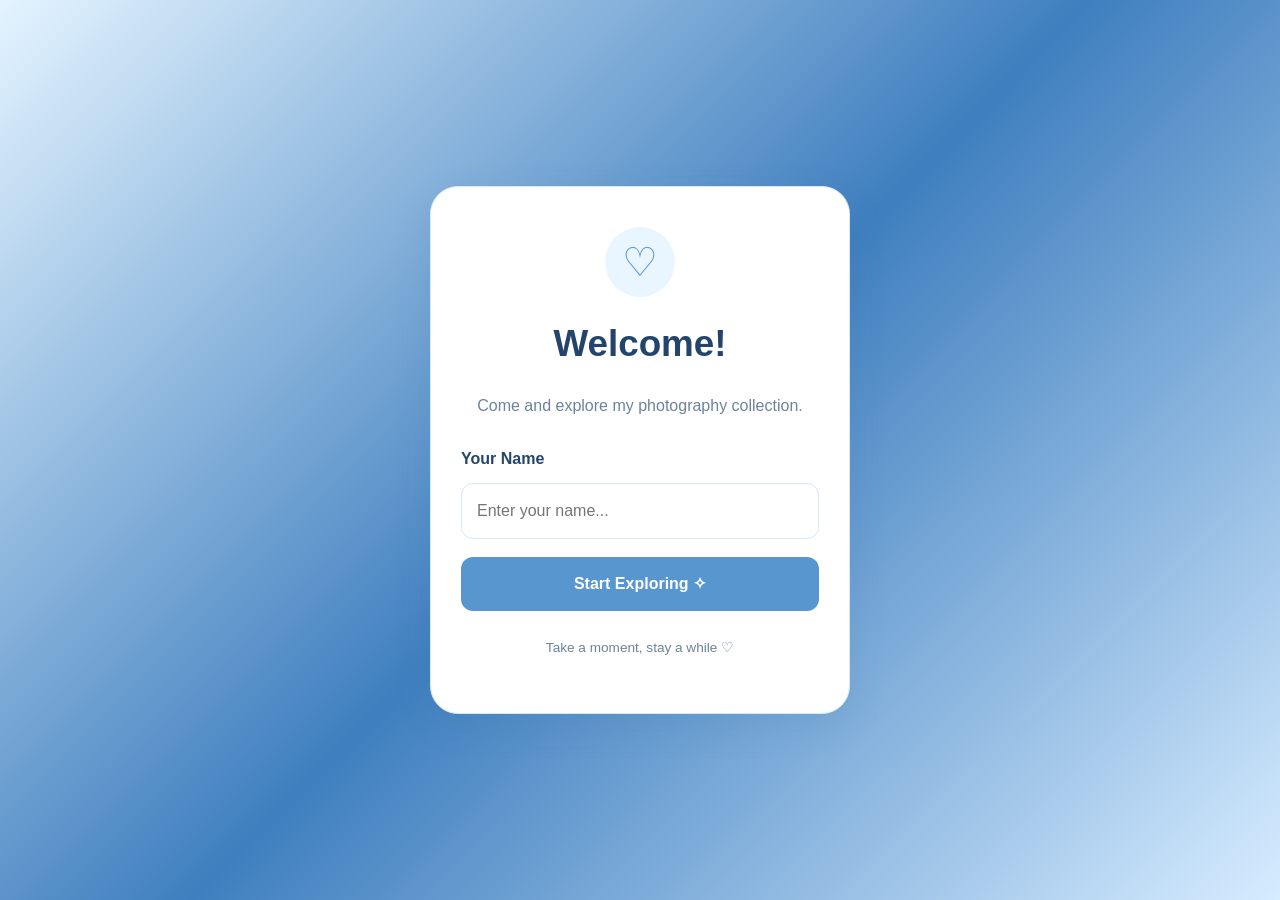
<file: index.html>
<!DOCTYPE html>
<html lang="en">
<head>
  <meta charset="UTF-8">
  <meta name="viewport" content="width=device-width, initial-scale=1.0">
  <title>Welcome</title>
  <meta http-equiv="refresh" content="0;url=login.html">
</head>
<body>
  <p>Opening your welcome page...</p>
  <a href="login.html">Click here to continue</a>
</body>
</html>
</file>
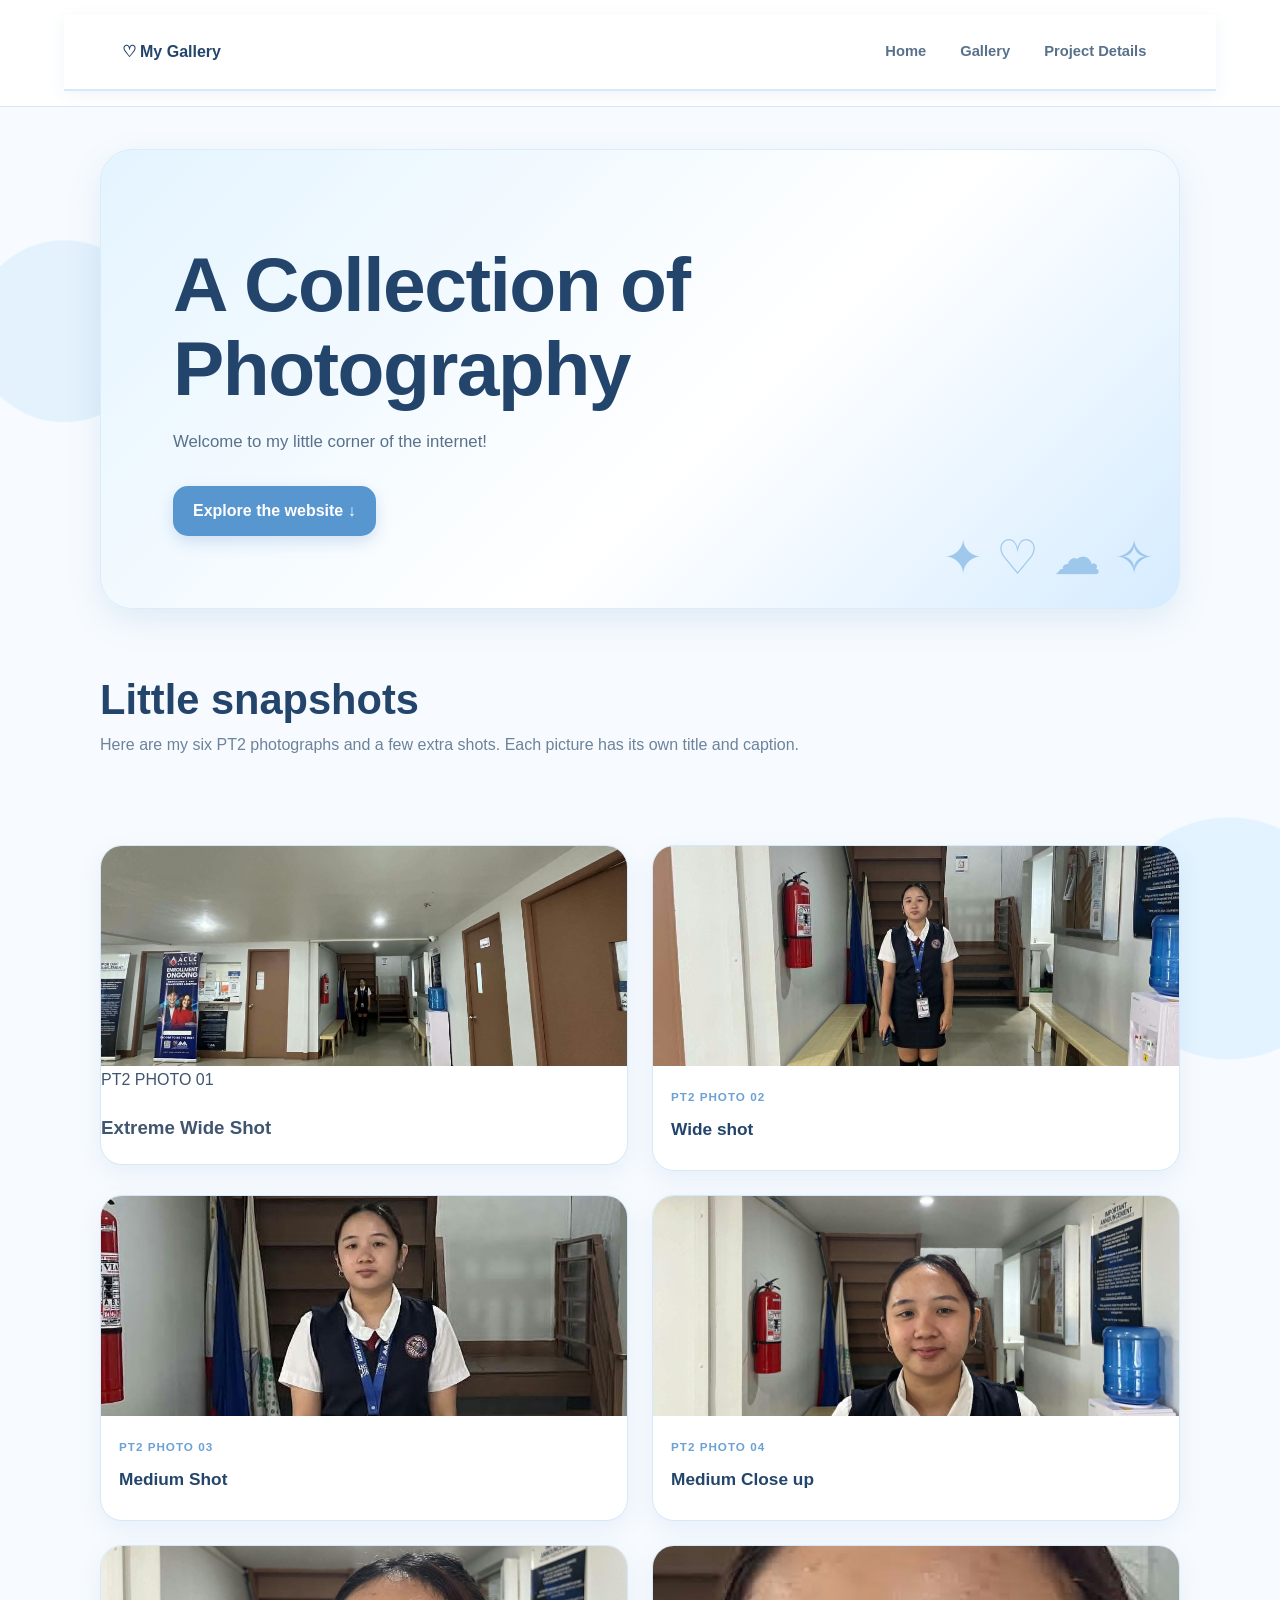
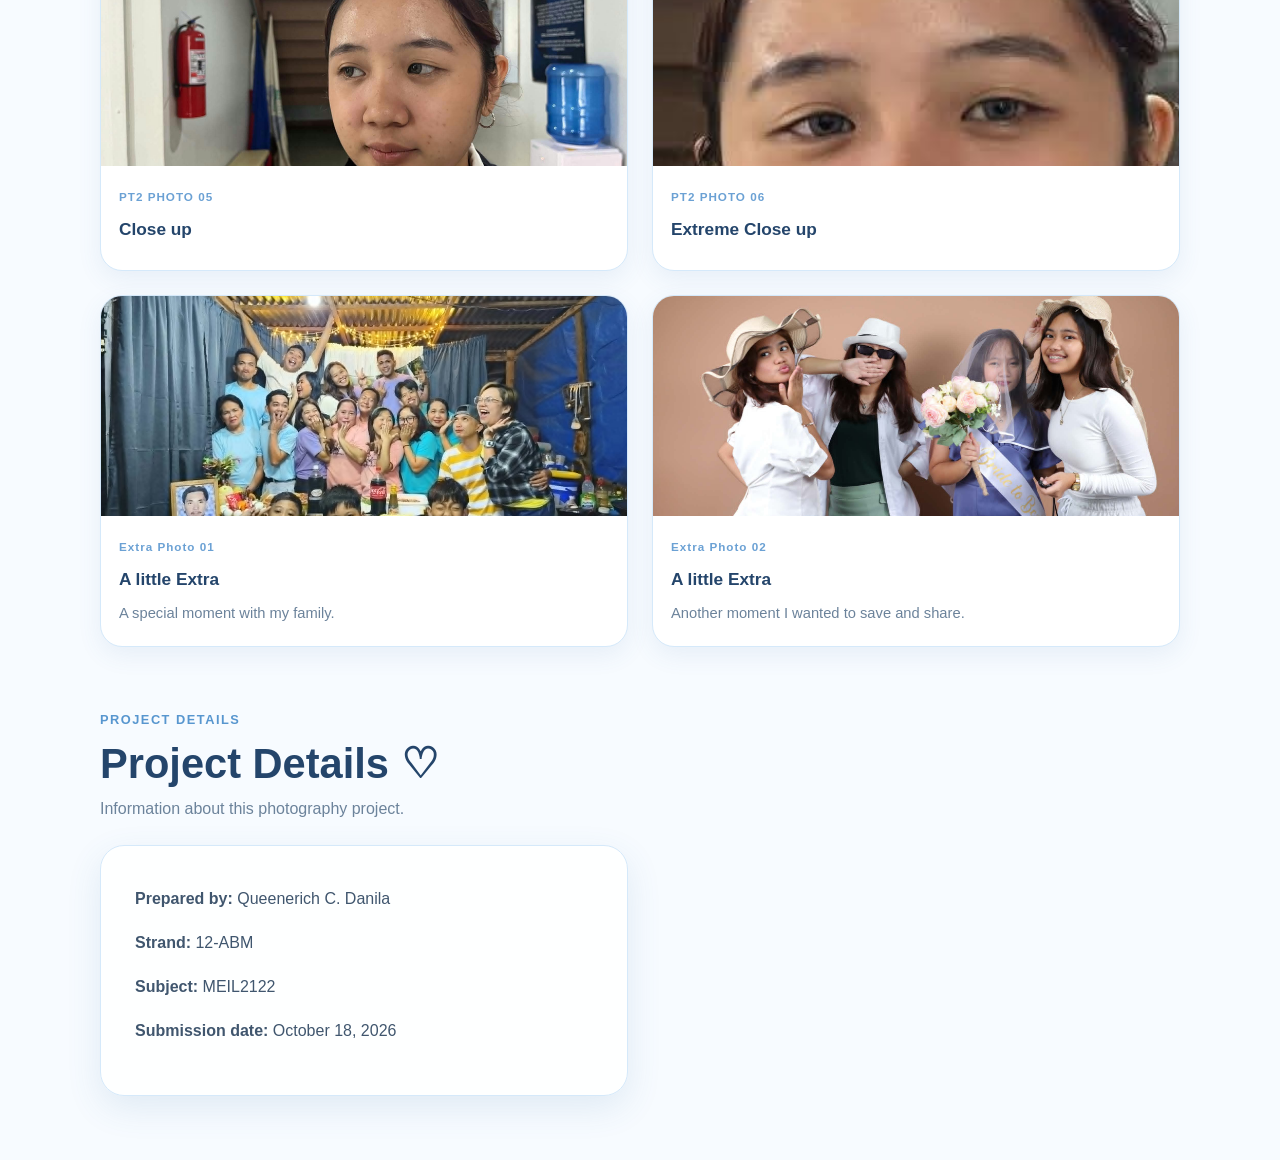
<file: home.html>
<!DOCTYPE html>
<html lang="en">
<head>
    <title>Photography</title>
    <link rel="stylesheet" href="style.css">
</head>
<body>
        <header class="site-header">
        <nav class="navbar">

<a href="#home" style="color: #24456b; text-decoration: none; font-weight: 900;">♡ My Gallery</a>
            <div class="nav-links">
                <a href="#home">Home</a>
                <a href="#gallery">Gallery</a>
                <a href="#about">Project Details</a>
            </div>
        </nav>
    </header>        
    
    <main>

        <section class="hero" id="home">
            
            <h1>A Collection of Photography</h1>
            <p>
                Welcome to my little corner of the internet!
            </p>

            <a class="button" href="#gallery">Explore the website ↓</a>
            <div class="sparkles" aria-hidden="true">✦ ♡ ☁ ✧               
            </div>

        </section>

        <section id="gallery" class="content-section">
            <div class="section-heading">
                <h2>Little snapshots</h2>
                <p>
                    Here are my six PT2 photographs and a few extra shots.
                    Each picture has its own title and caption.
                </p>
            </div>
        </section>

        <div class="gallery">
            <article class="photo-card">
                <a href="Images/1.png" target='_self'>
                <img src="Images/1.png" alt="PT2 photograph 1"></a>
                <div class="capttion">
                    <span>PT2 PHOTO 01</span>
                    <h3>Extreme Wide Shot</h3>
                </div>
            </article>

            <article class="photo-card">
               <a href="Images/2.png" target="_self">
                <img src="Images/2.png" alt="PT2 photograph 2"></a>
                <div class="caption">
                    <span>PT2 PHOTO 02</span>
                    <h3>Wide shot</h3>
                </div>
            </article>

            <article class="photo-card">
                <a href="Images/3.png" target="_self">
                <img src="Images/3.png" alt="PT2 photograph 3"></a>
                <div class="caption">
                    <span>PT2 PHOTO 03</span>
                    <h3>Medium Shot</h3>
                </div>
            </article>

            <article class="photo-card">
                <a href="Images/4.png" target="_self">
                <img src="Images/4.png" alt="PT2 photograph 4"></a>
                <div class="caption">
                    <span>PT2 PHOTO 04</span>
                    <h3>Medium Close up</h3>
                </div>
            </article>

            <article class="photo-card">
                <a href="Images/5.png" target="_self">
                <img src="Images/5.png" alt="PT2 photograph 5"></a>
                <div class="caption">
                    <span>PT2 PHOTO 05</span>
                    <h3>Close up</h3>
                </div>
            </article>

            <article class="photo-card">
                <a href="Images/6.png" target="_self">
                <img src="Images/6.png" alt="PT2 photograph 6"></a>
                <div class="caption">
                    <span>PT2 PHOTO 06</span>
                    <h3>Extreme Close up</h3>
                </div>
            </article>

            <article class="photo-card">
                <a href="Images/7.png" target="_self">
                   <img src="Images/7.png" alt="Additional photograph 1"></a>
                <div class="caption">
                    <span>Extra Photo 01</span>
                    <h3>A little Extra</h3>
                    <p>A special moment with my family.</p>
                </div>
            </article>

            <article class="photo-card">
                <a href="Images/8.png" target="_self">
                <img src="Images/8.png" alt="Additional photograph 2"></a>
                <div class="caption">
                    <span>Extra Photo 02</span>
                    <h3>A little Extra</h3>
                    <p>Another moment I wanted to save and share.</p>
                </div>
            </article>
            </section>
        
            <section id="about" class="content-section">
                <div class="section-heading">
                    <span class="eyebrow">PROJECT DETAILS</span>
                    <h2>Project Details ♡</h2>
                    <p>Information about this photography project.</p>
                </div>

                <div class="info-card">
                    <p><strong>Prepared by:</strong> Queenerich C. Danila</p>
                    <p><strong>Strand:</strong> 12-ABM</p>
                    <p><strong>Subject:</strong> MEIL2122</p>
                    <p><strong>Submission date:</strong> October 18, 2026</p>
                </div>

            </section>

    </main>


</body>
</html>
</file>
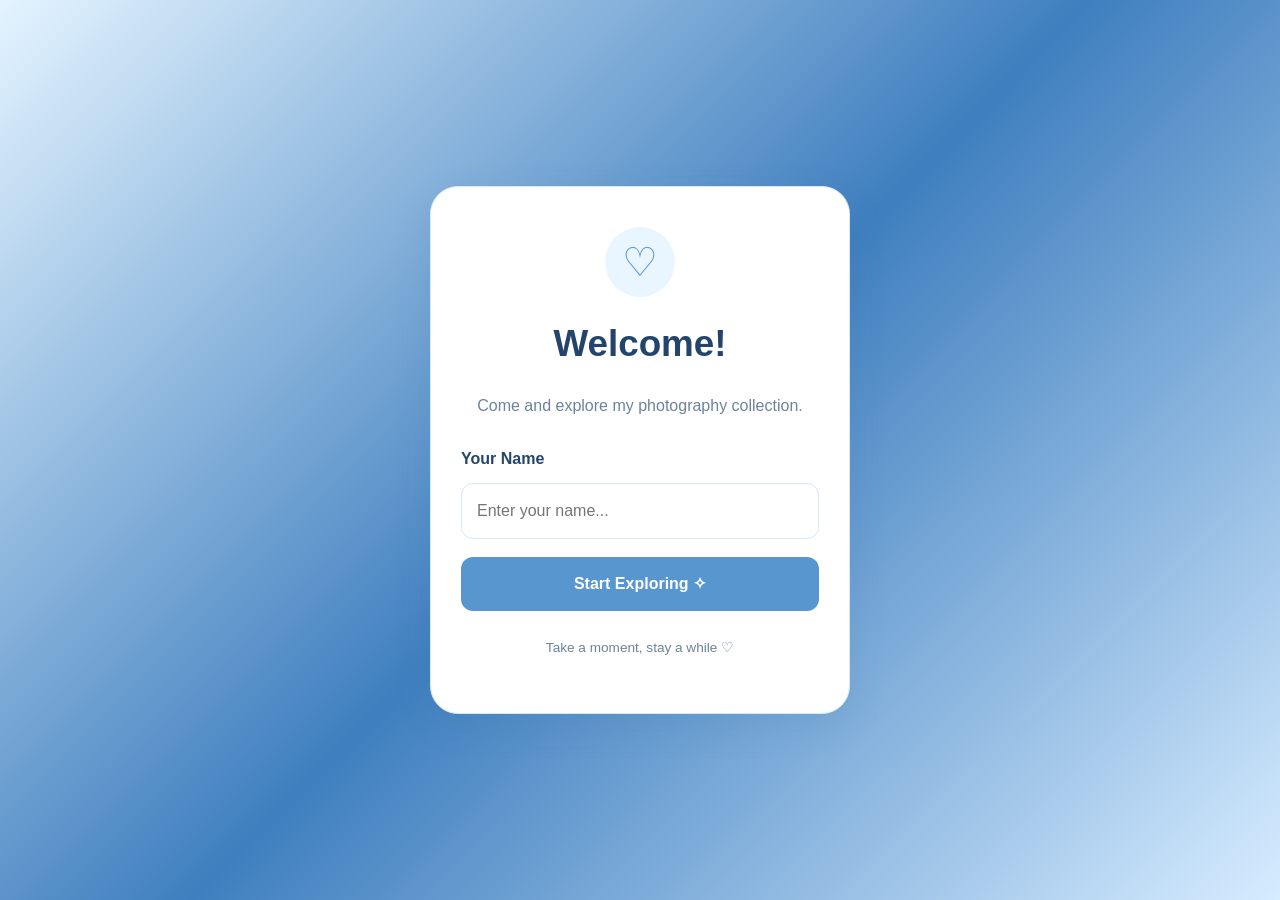
<file: login.html>
<!DOCTYPE html>
<html>
    <head>
        <title>Welcome ♡</title>
        <link rel="stylesheet" href="style.css">
    </head>

    <body class="login-page">
        <div class="login-card">
            <div class="login-icon">♡</div>
            
            <h1>Welcome!</h1>
            <p>Come and explore my photography collection.</p>

            <form action="home.html" method="get">
                <label for="visitors">Your Name</label>
                <input 
                type="text"
                id="visitor"
                name="visitor"
                placeholder="Enter your name..."
                required>

                <button type="submit" class="login-button">
                    Start Exploring ✧
                </button>
             </form>

             <p class="login-note">Take a moment, stay a while ♡</p>
        </div>
    </body>

</html>
</file>
<file: style.css>
:root {
    --navy: #24456b;
    --blue: #5796cf;
    --sky: #b9e0fb;
    --pale: #eaf6ff;
    --ice: #f7fbff;
    --text: #40566e;
    --muted: #6c839b;
    --line: #d5e9fa;
    --shadow: 0 12px 35px rgba(61, 112, 163, .12);
}

* {
    box-sizing: border-box;
    scroll-behavior: smooth;

}

body {
    margin: 0;
    font-family: 'Nunito', 'Trebuchet MS', sans-serif;
    color: var(--text);
    background:
    radial-gradient(circle at 5% 12%, rgba(169,214,245,.25) 0 90px, transparent 92px),
    radial-gradient(circle at 96% 34%, rgba(206,235,255,.5) 0 120px, transparent 122px),
    var(--ice);
    line-height: 1.75;
}
.site-header {
    position: sticky;
    top: 0;
    z-index: 5;
    display: flex;
    justify-content: space-between;
    align-items: center;
    flex-wrap: wrap;
    gap: 14px;
    padding: 15px clamp(18px, 5vw, 70px);
    background: rgba(255,255,255,.92);
    backdrop-filter: blur(12px);
    border-bottom: 1px solid var(--line);
}

.logo {
    text-decoration: none;
    color: var(--navy);
    font-weight: 900;
    font-size: 1.08rem;
}

.logo span {
    color: var(--blue);
}

nav {
    display: flex;
    gap: 18px;
    flex-wrap: wrap;
}

nav a:hover {
    color: var(--blue);
}

main {
    width: min(1080px, 90%);
    margin: auto;
}

.hero {
    margin: 42px auto 26px;
    padding: clamp(32px, 6vw, 72px);
    position: relative;
    overflow: hidden;
    border: 1px solid #d9edfc;
    border-radius: 32px;
    background: linear-gradient(135deg, #e4f4ff, #fff 58%, #d6ecff);
    box-shadow: var(--shadow);
}

.pill {
    display: inline-block;
    padding: 5px 13px;
    border: 1px solid #c4e3fa;
    border-radius: 999px;
    background: #ffffffcc;
    color: #467eaf;
    font-size: .8rem;
    font-weight: 900;
    letter-spacing: 1px;
}

.hero h1 {
    color: var(--navy);
    font-size: clamp(2.4rem, 7vw, 4.8rem);
    line-height: 1.1;
    letter-spacing: -1.5px;
    margin: 20px 0 14px;
}

.hero h1 span {
    color: var(--blue);
}

.hero p {
    max-width: 650px;
    color: #58718b;
    font-size: 1.05rem;
}
.button {
    display: inline-block;
    margin-top: 12px;
    padding: 11px 20px;
    border-radius: 15px;
    background: var(--blue);
    color: white;
    font-weight: 900;
    text-decoration: none;
    box-shadow: 0 6px 16px #4e86c638;
    transition: .2s;
}

.button:hover {
    transform: translateY(-2px);
    background: var(--navy);
}

.sparkles {
    position: absolute;
    right: 25px;
    bottom: 8px;
    color: #82b6e4;
    font-size: clamp(1.5rem, 5vw, 3rem);
    opacity: .7;
}

.content-section {
    padding: 34px 0;
    scroll-margin-top: 90px;
}

.section-heading {
    margin-bottom: 22px;
}

.eyebrow {
    color: var(--blue);
    font-size: .8rem;
    font-weight: 900;
    letter-spacing: 1.5px;
}

h2 { 
    margin: 5px 0;
    color: var(--navy);
    font-size: clamp(1.8rem, 4vw, 2.6rem);
    line-height: 1.25;
}

.section-heading p {
    margin: 0;
    color: var(--muted);
}

.info-card {
    padding: clamp(22px, 4vw, 34px);
    border: 1px solid var(--line);
    border-radius: 24px;
    background: #ffffffed;
    box-shadow: var(--shadow);
}

.info-card h3 {
    color: var(--navy);
    margin-bottom: 3px;
}

.info-card p {
    margin-top: 5px;
}

.gallery {
    display: grid;
    grid-template-columns: repeat(3, minmax(0, 1fr));
}

.photo-card {
    overflow: hidden;
    border: 1px solid var(--line);
    border-radius: 22px;
    background: white;
    box-shadow: 0 8px 25px rgba(61,112,163,.09);
    transition: transform .2s, box-shadow .2s;
}

.photo-card:hover {
    transform: translateY(-4px);
    box-shadow: var(--shadow);
}

.photo-card img {
    display: block;
    width: 100%;
    height: 150px;
    object-fit: cover;
    background: linear-gradient(135deg, #d8efff, #f4faff);
}

.caption {
    padding: 16px 18px 20px;
}

.caption span {
    color: #6ba1d4;
    font-size: .73rem;
    font-weight: 900;
    letter-spacing: 1px;
}

.caption h3 {
    margin: 4px 0 6px;
    color: var(--navy);
    font-size: 1.08rem;
}

.caption p {
    margin: 0;
    color: var(--muted);
    font-size: .92rem;
}

footer {
    margin-top: 35px;
    padding: 27px 5%;
    text-align: center;
    background: #e8f5ff;
    color: #6885a1;
    border-top: 1px solid var(--line);
}

footer span {
    color: #5c9bd0;
}

@media (max-width: 800px) {
    .gallery {
        grid-template-columns: repeat(2, minmax(0, 1fr));
    }

    .hero {
        margin-top: 25px;
    }
}

@media (max-width: 540px) {
    .site-header {
        align-items: flex-start;
        flex-direction: column;
    }

    nav {
        gap: 12px;
    }

    .gallery {
        grid-template-columns: 1fr;
    }

    .photo-card img {
        height: 235px;
    }

}

.login-page {
    min-height: 100vh;
    display: flex;
    justify-content: center;
    align-items: center;
    padding: 20px;
    background: linear-gradient(135deg, #e4f4ff, #3f7fbf, #d6ecff);
}

.login-card {
    width: 100%;
    max-width: 420px;
    padding: 40px 30px;
    text-align: center;
    background: white;
    border: 1px solid #d5e9fa;
    border-radius: 28px;
    box-shadow: 0 12px 35px rgba(61, 112, 163, 0.15);
}

.login-icon {
    width: 70px;
    height: 70px;
    display: flex;
    justify-content: center;
    align-items: center;
    margin: 0 auto 15px;
    border-radius: 50%;
    background: #eaf6ff;
    color: #5796cf;
    font-size: 2.5rem;
}

.login-card h1 {
    margin: 10px 0;
    color: #24456b;
    font-size: 2.3rem;
}

.login-card p {
    color: #6c839b;
}

.login-card form {

    display: flex;
    flex-direction: column;
    text-align: left;
    gap: 10px;
    margin-top: 25px;

}

.login-card label {
    color: #24456b;
    font-weight: 800;
}

.login-card input {
    width: 100%;
    padding: 13px 15px;
    border: 1px solid #d5e9fa;
    border-radius: 12px;
    font: inherit;
    outline: none;
}

.login-card input:focus {
    border-color: #5796cf22;
}

.login-button {
    margin-top: 8px;
    padding: 13px;
    border: none;
    border-radius: 12px;
    background: #5796cf;
    color: white;
    font: inherit;
    font-weight: 900;
    cursor: pointer;
    transition: 0.2s;
}

.login-button:hover {
    background: #24456b;
    transform: translateY(-2px);
}

.login-card .login-note {
    margin-top: 25px;
    font-size: 0.85rem;
}

body .navbar {
  width: 100%;
  box-sizing: border-box;
  position: sticky;
  top: 0;
  z-index: 1000;
  display: flex;
  justify-content: space-between;
  align-items: center;
  flex-wrap: wrap;
  gap: 15px;
  padding: 16px 5%;
  margin: 0;
  background: #ffffff;
  border-bottom: 2px solid #d5e9fa;
  box-shadow: 0 4px 15px rgba(61, 112, 163, 0.08);
}

body .navbar .nav-logo {
  color: #24456b;
  font-size: 1.15rem;
  font-weight: 900;
  text-decoration: none;
}

body .navbar .nav-links {
  display: flex;
  align-items: center;
  flex-wrap: wrap;
  gap: 10px;
}

body .navbar .nav-links a {
  color: #58718b;
  padding: 8px 12px;
  font-size: 0.92rem;
  font-weight: 800;
  text-decoration: none;
  border-radius: 20px;
}

body .navbar .nav-links a:hover {
  background: #eaf6ff;
  color: #5796cf;
}

html {
  scroll-behavior: smooth;
}

#home,
#story,
#gallery,
#about {
  scroll-margin-top: 100px;
}

@media (max-width: 600px) {
  body .navbar {
    flex-direction: column;
  }

  body .navbar .nav-links {
    justify-content: center;
    gap: 4px;
  }
}

a.nav-logo {
  color: #24456b !important;
  text-decoration: none !important;
  font-weight: 900;
}


.gallery,
.gallery-grid {
    display: grid;
    grid-template-columns: repeat(2, minmax(0, 1fr));
    gap: 24px;
    width: 100%;
    max-width: 1100px;
    margin: 30px auto;
    align-items: start;
}

.gallery img,
.gallery-grid img {
    width: 100%;
    height: 220px;
    object-fit: cover;
    display: block;
}

.gallery-card,
.photo-card {
    width: 100%;
    min-width: 0;
    box-sizing: border-box;
}

.project-details {
    width: 100%;
    max-width: 1100px;
    margin: 40px auto;
    padding: 30px;
    box-sizing: border-box;
}

@media (max-width: 700px) {
    .gallery,
    .gallery-grid {
        grid-template-columns: 1fr;
    }

    .project-details {
        padding: 20px;
    }
}
</file>
